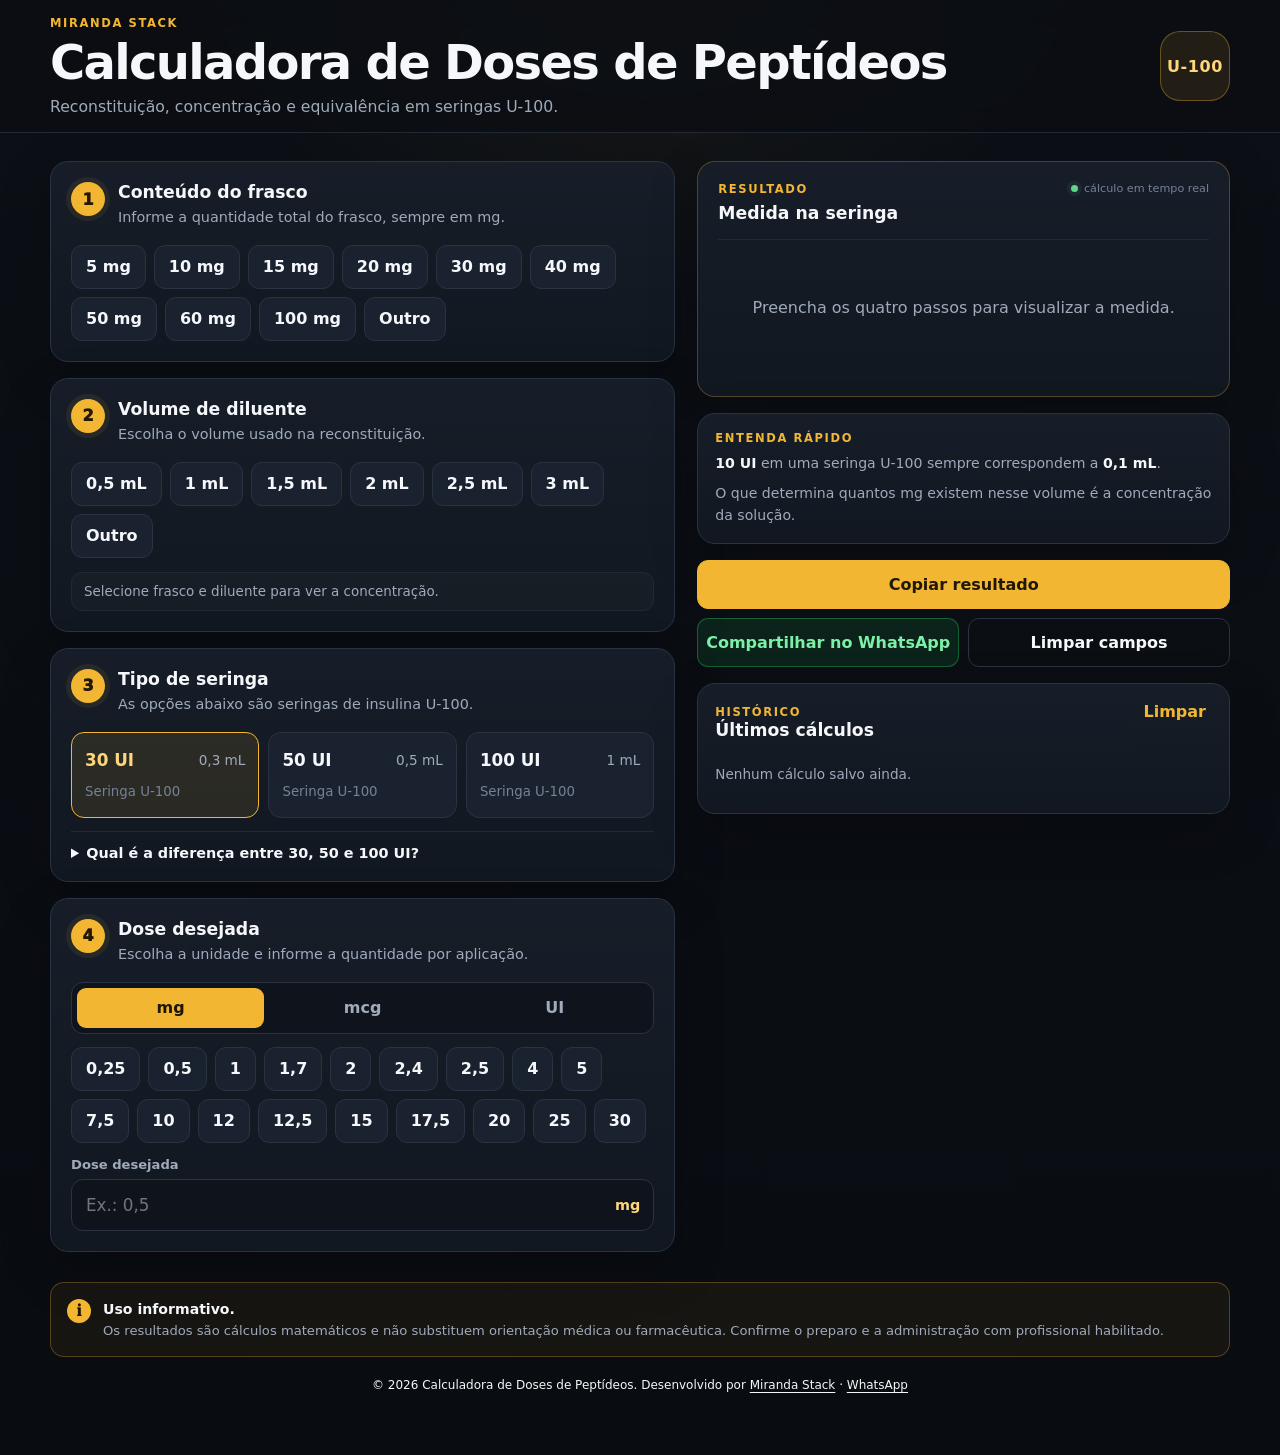
<file: index.html>
<!doctype html>
<html lang="pt-BR">
<head>
  <meta charset="utf-8">
  <meta name="viewport" content="width=device-width, initial-scale=1">
  <meta name="theme-color" content="#0b0e13">
  <meta name="description" content="Calculadora de reconstituição, concentração e equivalência para seringas U-100.">
  <title>Calculadora de Doses de Peptídeos</title>
  <link rel="stylesheet" href="styles.css?v=2">
</head>
<body>
  <header class="site-header">
    <div class="shell header-inner">
      <div>
        <p class="brand-kicker">MIRANDA STACK</p>
        <h1>Calculadora de Doses de Peptídeos</h1>
        <p class="subtitle">Reconstituição, concentração e equivalência em seringas U-100.</p>
      </div>
      <div class="header-badge">U-100</div>
    </div>
  </header>

  <main class="shell">
    <section class="calculator-layout">
      <div class="form-column">

        <section class="step-card">
          <div class="step-title">
            <span class="step-number">1</span>
            <div>
              <h2>Conteúdo do frasco</h2>
              <p>Informe a quantidade total do frasco, sempre em mg.</p>
            </div>
          </div>
          <div class="chips" id="vialChips"></div>
          <label class="field hidden" id="vialOtherWrap">
            <span>Outro valor</span>
            <div class="input-wrap">
              <input id="vialOther" inputmode="decimal" autocomplete="off" placeholder="Ex.: 12,5">
              <b>mg</b>
            </div>
          </label>
        </section>

        <section class="step-card">
          <div class="step-title">
            <span class="step-number">2</span>
            <div>
              <h2>Volume de diluente</h2>
              <p>Escolha o volume usado na reconstituição.</p>
            </div>
          </div>
          <div class="chips" id="diluentChips"></div>
          <label class="field hidden" id="diluentOtherWrap">
            <span>Outro volume</span>
            <div class="input-wrap">
              <input id="diluentOther" inputmode="decimal" autocomplete="off" placeholder="Ex.: 1,8">
              <b>mL</b>
            </div>
          </label>
          <div class="inline-info" id="liveConcentration">Selecione frasco e diluente para ver a concentração.</div>
        </section>

        <section class="step-card">
          <div class="step-title">
            <span class="step-number">3</span>
            <div>
              <h2>Tipo de seringa</h2>
              <p>As opções abaixo são seringas de insulina U-100.</p>
            </div>
          </div>

          <div class="syringe-options" id="syringeOptions"></div>

          <details class="details-box">
            <summary>Qual é a diferença entre 30, 50 e 100 UI?</summary>
            <div class="details-content">
              <div><strong>30 UI</strong><span>capacidade máxima de 0,3 mL</span></div>
              <div><strong>50 UI</strong><span>capacidade máxima de 0,5 mL</span></div>
              <div><strong>100 UI</strong><span>capacidade máxima de 1,0 mL</span></div>
              <p><b>1 UI em uma seringa U-100 = 0,01 mL.</b> A seringa não altera a concentração. O que muda é a capacidade e a escala física.</p>
            </div>
          </details>
        </section>

        <section class="step-card">
          <div class="step-title">
            <span class="step-number">4</span>
            <div>
              <h2>Dose desejada</h2>
              <p>Escolha a unidade e informe a quantidade por aplicação.</p>
            </div>
          </div>

          <div class="segmented" id="doseUnitSelector">
            <button class="seg active" data-unit="mg" type="button">mg</button>
            <button class="seg" data-unit="mcg" type="button">mcg</button>
            <button class="seg" data-unit="ui" type="button">UI</button>
          </div>

          <div class="chips dose-chips" id="doseChips"></div>

          <label class="field">
            <span>Dose desejada</span>
            <div class="input-wrap">
              <input id="doseInput" inputmode="decimal" autocomplete="off" placeholder="Ex.: 0,5">
              <b id="doseSuffix">mg</b>
            </div>
          </label>
        </section>
      </div>

      <aside class="result-column">
        <section class="result-card">
          <div class="result-head">
            <div>
              <p class="result-kicker">RESULTADO</p>
              <h2>Medida na seringa</h2>
            </div>
            <span class="status-dot">cálculo em tempo real</span>
          </div>

          <div id="resultEmpty" class="result-empty">
            Preencha os quatro passos para visualizar a medida.
          </div>

          <div id="resultContent" class="hidden">
            <div class="pull-block">
              <span>PUXE ATÉ</span>
              <div><strong id="resultUi">0</strong><b>UI</b></div>
            </div>

            <div id="capacityAlert" class="alert hidden"></div>

            <div class="equivalents">
              <div><span>Volume</span><strong><b id="resultMl">0</b> mL</strong></div>
              <div><span>Dose</span><strong><b id="resultMg">0</b> mg</strong></div>
              <div><span>Equivalente</span><strong><b id="resultMcg">0</b> mcg</strong></div>
            </div>

            <section class="syringe-panel" aria-label="Escala visual da seringa">
              <div class="syringe-panel-head">
                <span>Seringa selecionada</span>
                <strong id="syringeTitle">30 UI · 0,3 mL</strong>
              </div>

              <div class="syringe-body">
                <div class="barrel">
                  <div class="liquid" id="syringeFill"></div>
                  <div class="dose-line" id="doseMarker"><span id="doseMarkerLabel">0 UI</span></div>
                  <div class="scale-layer" id="ticks"></div>
                </div>
                <div class="needle"></div>
              </div>

              <div class="scale-caption">Os números abaixo correspondem à graduação da seringa em UI.</div>
            </section>

            <div class="metrics">
              <div>
                <span>Concentração</span>
                <strong id="concentrationMg">0 mg/mL</strong>
                <small id="concentrationMcg">0 mcg/mL</small>
              </div>
              <div>
                <span>Doses no frasco</span>
                <strong id="doseCount">0</strong>
                <small>aproximadamente</small>
              </div>
            </div>
          </div>
        </section>

        <section class="explain-card">
          <div class="section-label">ENTENDA RÁPIDO</div>
          <div id="quickExplain">
            <p><strong>10 UI</strong> em uma seringa U-100 sempre correspondem a <strong>0,1 mL</strong>.</p>
            <p>O que determina quantos mg existem nesse volume é a concentração da solução.</p>
          </div>
        </section>

        <section class="actions">
          <button id="copyBtn" class="btn btn-primary" type="button">Copiar resultado</button>
          <button id="whatsappBtn" class="btn btn-whatsapp" type="button">Compartilhar no WhatsApp</button>
          <button id="clearBtn" class="btn btn-secondary" type="button">Limpar campos</button>
        </section>

        <section class="history-card">
          <div class="history-head">
            <div>
              <span class="section-label">HISTÓRICO</span>
              <h2>Últimos cálculos</h2>
            </div>
            <button id="clearHistoryBtn" class="text-button" type="button">Limpar</button>
          </div>
          <div id="historyList" class="history-list"></div>
        </section>
      </aside>
    </section>

    <footer class="site-footer">
      <div class="footer-notice">
        <span class="footer-icon">i</span>
        <div>
          <strong>Uso informativo.</strong>
          <p>Os resultados são cálculos matemáticos e não substituem orientação médica ou farmacêutica. Confirme o preparo e a administração com profissional habilitado.</p>
        </div>
      </div>
      <div class="mirandastack-credit" style="display:block;position:static;margin:0;padding:18px 16px;text-align:center;font-size:12px;font-weight:400;line-height:1.7;letter-spacing:normal;color:inherit;background:transparent;overflow-wrap:anywhere">
  © 2026 Calculadora de Doses de Peptídeos. Desenvolvido por <a href="https://mirandastack.com" target="_blank" rel="noopener noreferrer" style="color:inherit;text-decoration:underline;text-underline-offset:3px">Miranda Stack</a> · <a href="https://wa.me/5521986331853" target="_blank" rel="noopener noreferrer" aria-label="WhatsApp comercial da Miranda Stack" style="color:inherit;text-decoration:underline;text-underline-offset:3px">WhatsApp</a>
</div>
    </footer>
  </main>

  <div id="toast" class="toast" role="status" aria-live="polite"></div>
  <script src="app.js?v=2"></script>
</body>
</html>
</file>
<file: styles.css>
:root{
  --bg:#0b0e13;
  --bg-soft:#10151d;
  --surface:#151b24;
  --surface-2:#1a2230;
  --surface-3:#0f141c;
  --border:#293342;
  --border-soft:#202936;
  --text:#f5f7fa;
  --muted:#9faaba;
  --muted-2:#758195;
  --accent:#f2b632;
  --accent-soft:#ffd77a;
  --accent-bg:rgba(242,182,50,.10);
  --danger:#ff7777;
  --danger-bg:rgba(255,119,119,.10);
  --whatsapp:#25d366;
  --shadow:0 18px 50px rgba(0,0,0,.24);
  --radius:18px;
}

*{box-sizing:border-box}
html{color-scheme:dark}
body{
  margin:0;
  font-family:Inter,ui-sans-serif,system-ui,-apple-system,BlinkMacSystemFont,"Segoe UI",sans-serif;
  color:var(--text);
  background:
    radial-gradient(circle at 50% -12%,rgba(242,182,50,.08),transparent 28%),
    linear-gradient(180deg,#0c1016 0,#090c11 100%);
  min-height:100vh;
}
button,input{font:inherit}
button{cursor:pointer}
button:focus-visible,input:focus-visible,summary:focus-visible{
  outline:2px solid var(--accent);
  outline-offset:3px;
}
.shell{width:min(1180px,calc(100% - 32px));margin:0 auto}

.site-header{
  border-bottom:1px solid var(--border-soft);
  background:rgba(11,14,19,.82);
  backdrop-filter:blur(14px);
}
.header-inner{
  min-height:132px;
  display:flex;
  align-items:center;
  justify-content:space-between;
  gap:24px;
}
.brand-kicker,.section-label,.result-kicker{
  margin:0 0 7px;
  font-size:.72rem;
  font-weight:850;
  letter-spacing:.14em;
  color:var(--accent);
}
h1{margin:0;font-size:clamp(1.9rem,4vw,3rem);line-height:1.06;letter-spacing:-.035em}
.subtitle{margin:9px 0 0;color:var(--muted);font-size:.98rem}
.header-badge{
  flex:0 0 auto;
  display:grid;
  place-items:center;
  width:70px;height:70px;
  border:1px solid rgba(242,182,50,.34);
  background:var(--accent-bg);
  border-radius:20px;
  color:var(--accent-soft);
  font-weight:900;
  letter-spacing:.04em;
}

.calculator-layout{
  display:grid;
  grid-template-columns:minmax(0,1.08fr) minmax(360px,.92fr);
  gap:22px;
  align-items:start;
  padding:28px 0 0;
}
.form-column,.result-column{display:grid;gap:16px}
.result-column{position:sticky;top:16px}

.step-card,.result-card,.explain-card,.history-card{
  border:1px solid var(--border);
  background:linear-gradient(180deg,rgba(23,30,41,.98),rgba(18,24,33,.98));
  box-shadow:var(--shadow);
  border-radius:var(--radius);
}
.step-card{padding:20px}
.step-title{display:flex;gap:13px;align-items:flex-start;margin-bottom:17px}
.step-number{
  flex:0 0 auto;
  width:34px;height:34px;
  border-radius:50%;
  display:grid;place-items:center;
  background:var(--accent);
  color:#221804;
  font-weight:950;
  box-shadow:0 0 0 5px rgba(242,182,50,.08);
}
.step-title h2,.history-head h2,.result-head h2{margin:0;font-size:1.08rem}
.step-title p{margin:5px 0 0;color:var(--muted);font-size:.9rem;line-height:1.45}

.chips{display:flex;flex-wrap:wrap;gap:8px}
.chip{
  min-height:44px;
  padding:0 14px;
  border:1px solid var(--border);
  border-radius:11px;
  background:var(--surface-2);
  color:var(--text);
  font-weight:780;
  transition:.15s ease;
}
.chip:hover{border-color:#445166;transform:translateY(-1px)}
.chip.active{
  border-color:var(--accent);
  background:var(--accent-bg);
  color:var(--accent-soft);
  box-shadow:inset 0 0 0 1px rgba(242,182,50,.10);
}

.field{display:grid;gap:7px;margin-top:14px}
.field>span{color:var(--muted);font-size:.82rem;font-weight:750}
.input-wrap{position:relative}
.input-wrap input{
  width:100%;
  height:52px;
  padding:0 68px 0 14px;
  border:1px solid var(--border);
  border-radius:12px;
  background:var(--surface-3);
  color:var(--text);
  font-size:1.05rem;
  outline:none;
}
.input-wrap input:focus{border-color:var(--accent);box-shadow:0 0 0 3px rgba(242,182,50,.08)}
.input-wrap b{
  position:absolute;right:14px;top:50%;transform:translateY(-50%);
  color:var(--accent-soft);font-size:.9rem;
}
.hidden{display:none!important}

.inline-info{
  margin-top:14px;
  padding:11px 12px;
  border:1px solid var(--border-soft);
  border-radius:11px;
  background:rgba(255,255,255,.018);
  color:var(--muted);
  font-size:.84rem;
}
.inline-info strong{color:var(--text)}

.syringe-options{display:grid;grid-template-columns:repeat(3,1fr);gap:9px}
.syringe-option{
  min-height:86px;
  padding:13px;
  text-align:left;
  display:grid;
  grid-template-columns:1fr auto;
  grid-template-areas:"ui ml" "sub sub";
  align-items:center;
  border:1px solid var(--border);
  border-radius:13px;
  background:var(--surface-2);
  color:var(--text);
}
.syringe-option strong{grid-area:ui;font-size:1.05rem}
.syringe-option span{grid-area:ml;color:var(--muted);font-size:.85rem}
.syringe-option small{grid-area:sub;color:var(--muted-2);margin-top:4px}
.syringe-option.active{
  border-color:var(--accent);
  background:var(--accent-bg);
}
.syringe-option.active strong{color:var(--accent-soft)}

.details-box{
  margin-top:13px;
  border-top:1px solid var(--border-soft);
  padding-top:13px;
}
.details-box summary{
  color:var(--text);
  font-weight:800;
  font-size:.9rem;
}
.details-content{padding-top:10px}
.details-content>div{
  display:flex;justify-content:space-between;gap:12px;
  padding:8px 0;
  border-bottom:1px solid var(--border-soft);
  color:var(--muted);
  font-size:.86rem;
}
.details-content>div strong{color:var(--text)}
.details-content p{color:var(--muted);font-size:.86rem;line-height:1.5;margin:12px 0 0}
.details-content p b{color:var(--text)}

.segmented{
  display:grid;
  grid-template-columns:repeat(3,1fr);
  gap:5px;
  padding:5px;
  margin-bottom:13px;
  border:1px solid var(--border);
  border-radius:12px;
  background:var(--surface-3);
}
.seg{
  min-height:40px;
  border:0;
  border-radius:9px;
  background:transparent;
  color:var(--muted);
  font-weight:850;
}
.seg.active{background:var(--accent);color:#201704}

.result-card{padding:20px;border-color:rgba(242,182,50,.27)}
.result-head{
  display:flex;justify-content:space-between;gap:12px;align-items:flex-start;
  padding-bottom:16px;border-bottom:1px solid var(--border-soft)
}
.status-dot{
  color:var(--muted-2);
  font-size:.7rem;
  white-space:nowrap;
}
.status-dot::before{
  content:"";
  display:inline-block;
  width:7px;height:7px;border-radius:50%;
  background:#61d38c;
  margin-right:6px;
  box-shadow:0 0 0 4px rgba(97,211,140,.08);
}
.result-empty{padding:56px 15px;text-align:center;color:var(--muted);line-height:1.5}
.pull-block{text-align:center;padding:22px 0 4px}
.pull-block>span{color:var(--muted);font-size:.77rem;font-weight:850;letter-spacing:.12em}
.pull-block>div{display:flex;justify-content:center;align-items:baseline;gap:8px;margin-top:4px}
.pull-block strong{
  font-size:clamp(4rem,10vw,6.4rem);
  line-height:.9;
  letter-spacing:-.06em;
  color:var(--accent);
  font-weight:950;
}
.pull-block b{font-size:1.08rem;color:var(--accent-soft)}

.alert{
  margin:12px 0 0;
  padding:11px 12px;
  border:1px solid rgba(255,119,119,.42);
  background:var(--danger-bg);
  color:#ffb7b7;
  border-radius:11px;
  font-size:.86rem;
}

.equivalents{display:grid;grid-template-columns:repeat(3,1fr);gap:8px;margin-top:15px}
.equivalents>div{
  padding:11px 9px;
  text-align:center;
  border:1px solid var(--border-soft);
  border-radius:11px;
  background:var(--surface-3);
}
.equivalents span{display:block;color:var(--muted-2);font-size:.7rem;text-transform:uppercase;letter-spacing:.06em}
.equivalents strong{display:block;margin-top:3px;color:var(--text);font-size:.9rem}
.equivalents strong b{font-size:1.02rem}

.syringe-panel{
  margin-top:18px;
  padding:15px 14px 16px;
  border:1px solid var(--border);
  border-radius:14px;
  background:#eef2f6;
  color:#161b22;
}
.syringe-panel-head{display:flex;justify-content:space-between;gap:10px;align-items:center;margin-bottom:12px}
.syringe-panel-head span{font-size:.72rem;color:#626d79;text-transform:uppercase;letter-spacing:.06em;font-weight:800}
.syringe-panel-head strong{font-size:.82rem;color:#1c232d}
.syringe-body{display:flex;align-items:center;padding:16px 6px 34px}
.barrel{
  position:relative;
  flex:1;
  height:72px;
  border:2px solid #8b95a3;
  border-radius:6px 13px 13px 6px;
  background:linear-gradient(180deg,#fff,#e8edf2);
  box-shadow:inset 0 0 0 5px rgba(255,255,255,.55);
}
.needle{width:32px;height:2px;background:#89939f;position:relative}
.needle::after{
  content:"";
  position:absolute;right:-10px;top:-1px;
  width:10px;height:2px;background:#89939f;
}
.liquid{
  position:absolute;left:0;top:0;bottom:0;width:0;
  background:linear-gradient(90deg,rgba(242,182,50,.28),rgba(242,182,50,.60));
  border-radius:4px 0 0 4px;
  transition:width .18s ease;
}
.scale-layer{position:absolute;inset:0;pointer-events:none}
.tick-line{
  position:absolute;top:0;
  width:1px;height:16px;
  background:#3d4650;
  transform:translateX(-50%);
}
.tick-line.major{height:28px;width:2px;background:#202832}
.tick-number{
  position:absolute;top:78px;
  transform:translateX(-50%);
  font-size:10px;
  font-weight:800;
  color:#303945;
  white-space:nowrap;
}
.tick-number.first{transform:none}
.tick-number.last{transform:translateX(-100%)}
.dose-line{
  position:absolute;
  top:-8px;bottom:-8px;
  width:3px;
  background:#c88f05;
  box-shadow:0 0 0 2px rgba(242,182,50,.18);
  z-index:3;
  transition:left .18s ease;
}
.dose-line span{
  position:absolute;
  bottom:80px;left:50%;
  transform:translateX(-50%);
  padding:4px 7px;
  border-radius:7px;
  background:#1b2028;
  color:#fff;
  font-size:10px;
  font-weight:850;
  white-space:nowrap;
}
.dose-line span::after{
  content:"";
  position:absolute;left:50%;bottom:-4px;
  transform:translateX(-50%);
  border-left:4px solid transparent;border-right:4px solid transparent;border-top:4px solid #1b2028;
}
.scale-caption{margin-top:5px;color:#697380;font-size:.7rem;text-align:center}

.metrics{display:grid;grid-template-columns:1.2fr .8fr;gap:9px;margin-top:15px}
.metrics>div{
  padding:12px;
  border:1px solid var(--border-soft);
  border-radius:11px;
  background:var(--surface-3);
}
.metrics span,.metrics small{display:block;color:var(--muted-2);font-size:.72rem}
.metrics strong{display:block;margin:4px 0 2px;font-size:1rem}

.explain-card,.history-card{padding:17px}
.explain-card p{color:var(--muted);font-size:.88rem;line-height:1.55;margin:8px 0 0}
.explain-card strong{color:var(--text)}

.actions{display:grid;grid-template-columns:1fr 1fr;gap:9px}
.btn{
  min-height:49px;
  border-radius:11px;
  border:1px solid var(--border);
  font-weight:850;
  color:var(--text);
  background:var(--surface-2);
}
.btn-primary{grid-column:1/-1;background:var(--accent);border-color:var(--accent);color:#201704}
.btn-whatsapp{background:rgba(37,211,102,.10);border-color:rgba(37,211,102,.35);color:#7cf0a7}
.btn-secondary{background:transparent}

.history-head{display:flex;justify-content:space-between;align-items:flex-start;gap:12px}
.text-button{border:0;background:transparent;color:var(--accent);font-weight:800}
.history-list{display:grid;gap:8px;margin-top:12px}
.history-empty{color:var(--muted);font-size:.85rem}
.history-item{
  display:flex;justify-content:space-between;gap:12px;
  padding:10px 11px;
  border:1px solid var(--border-soft);
  border-radius:10px;
  background:var(--surface-3);
}
.history-item small{display:block;color:var(--muted-2);font-size:.74rem;margin-top:2px}
.history-item strong{color:var(--accent-soft);white-space:nowrap}

.site-footer{padding:30px 0 42px}
.footer-notice{
  display:flex;gap:12px;align-items:flex-start;
  padding:16px;
  border:1px solid rgba(242,182,50,.28);
  background:rgba(242,182,50,.055);
  border-radius:14px;
}
.footer-icon{
  flex:0 0 auto;
  width:24px;height:24px;
  display:grid;place-items:center;
  border-radius:50%;
  background:var(--accent);
  color:#211704;
  font-weight:950;
  font-family:Georgia,serif;
}
.footer-notice strong{font-size:.88rem}
.footer-notice p{margin:3px 0 0;color:var(--muted);font-size:.82rem;line-height:1.45}
.footer-brand{text-align:center;color:var(--muted-2);font-size:.75rem;margin:15px 0 0}

.toast{
  position:fixed;left:50%;bottom:18px;z-index:20;
  transform:translate(-50%,25px);
  opacity:0;pointer-events:none;
  background:#f4f6f8;color:#161a20;
  padding:10px 14px;border-radius:999px;
  font-weight:800;font-size:.84rem;
  transition:.18s ease;
}
.toast.show{opacity:1;transform:translate(-50%,0)}

@media(max-width:900px){
  .calculator-layout{grid-template-columns:1fr}
  .result-column{position:static}
}
@media(max-width:620px){
  .shell{width:min(100% - 18px,680px)}
  .header-inner{min-height:112px}
  .header-badge{width:56px;height:56px;border-radius:16px}
  h1{font-size:1.75rem}
  .subtitle{font-size:.88rem}
  .calculator-layout{padding-top:14px;gap:12px}
  .form-column,.result-column{gap:12px}
  .step-card,.result-card,.explain-card,.history-card{border-radius:15px}
  .step-card,.result-card{padding:15px}
  .step-title{margin-bottom:14px}
  .syringe-options{grid-template-columns:1fr}
  .syringe-option{min-height:62px}
  .equivalents{grid-template-columns:repeat(3,1fr)}
  .equivalents>div{padding:9px 5px}
  .equivalents strong{font-size:.77rem}
  .equivalents strong b{font-size:.92rem}
  .metrics{grid-template-columns:1fr}
  .syringe-panel{padding:13px 8px 14px}
  .syringe-body{padding-left:1px;padding-right:1px}
  .tick-number{font-size:9px}
  .dose-line span{font-size:9px}
  .actions{grid-template-columns:1fr}
  .btn-primary{grid-column:auto}
}
</file>
